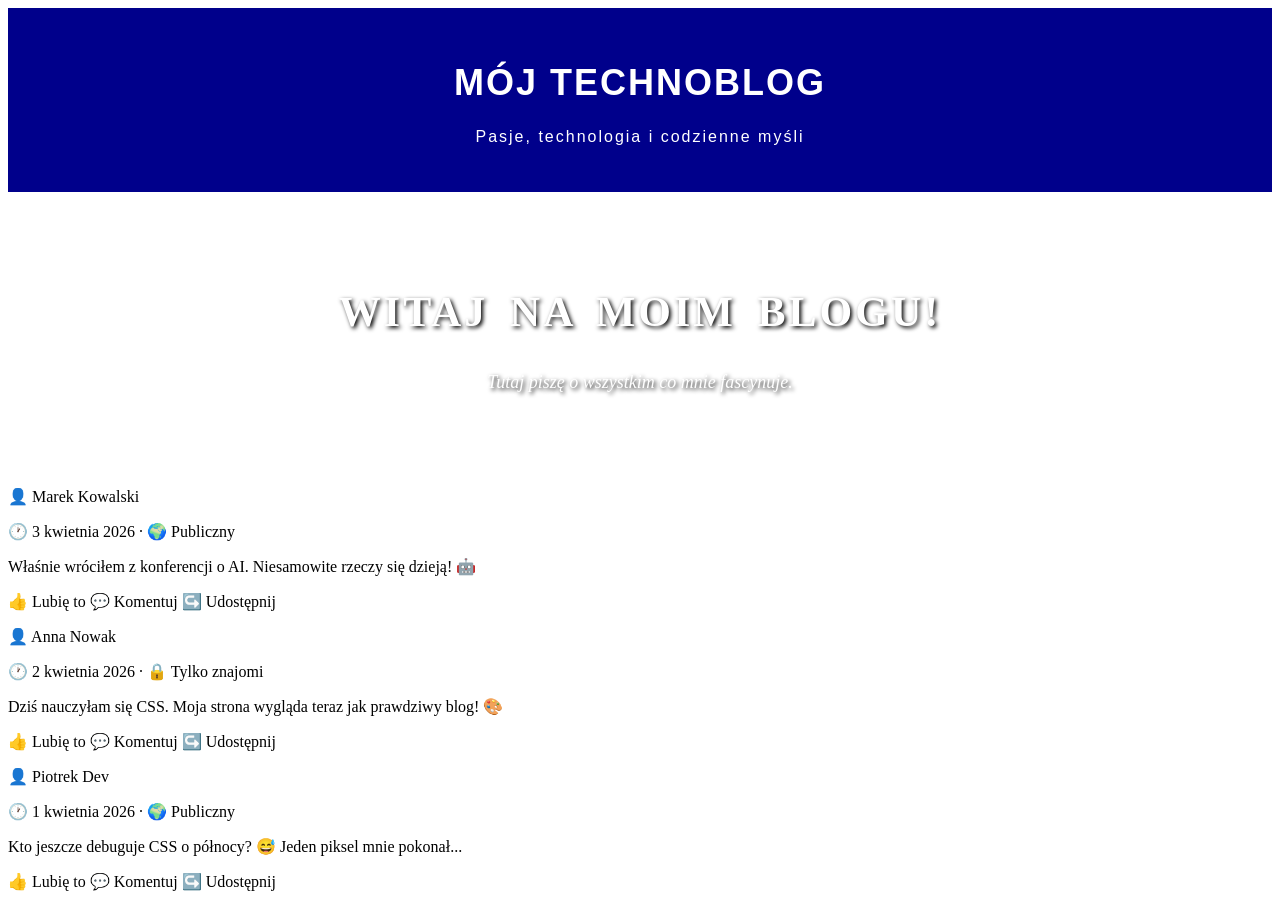
<file: lekcja 2/index.html>
<!DOCTYPE html>
<html lang="pl">
<head>
    <meta charset="UTF-8">
    <title>Mój Blog</title>
    <link rel="stylesheet" href="styles.css">
</head>
<body>

    <div id="naglowek">
        <h1>Mój Technoblog</h1>
        <p>Pasje, technologia i codzienne myśli</p>
    </div>

    <div id="baner">
        <h2>Witaj na moim blogu!</h2>
        <p>Tutaj piszę o wszystkim co mnie fascynuje.</p>
    </div>

    <div id="tresc">
        <div class="wpis">
            <p class="autor">👤 Marek Kowalski</p>
            <p class="data">🕐 3 kwietnia 2026 · 🌍 Publiczny</p>
            <p class="tekst">Właśnie wróciłem z konferencji o AI. Niesamowite rzeczy się dzieją! 🤖</p>
            <div class="reakcje">👍 Lubię to  💬 Komentuj  ↪️ Udostępnij</div>
        </div>
        <div class="wpis">
            <p class="autor">👤 Anna Nowak</p>
            <p class="data">🕐 2 kwietnia 2026 · 🔒 Tylko znajomi</p>
            <p class="tekst">Dziś nauczyłam się CSS. Moja strona wygląda teraz jak prawdziwy blog! 🎨</p>
            <div class="reakcje">👍 Lubię to  💬 Komentuj  ↪️ Udostępnij</div>
        </div>
        <div class="wpis">
            <p class="autor">👤 Piotrek Dev</p>
            <p class="data">🕐 1 kwietnia 2026 · 🌍 Publiczny</p>
            <p class="tekst">Kto jeszcze debuguje CSS o północy? 😅 Jeden piksel mnie pokonał...</p>
            <div class="reakcje">👍 Lubię to  💬 Komentuj  ↪️ Udostępnij</div>
        </div>
    </div>

</body>
</html>
</file>
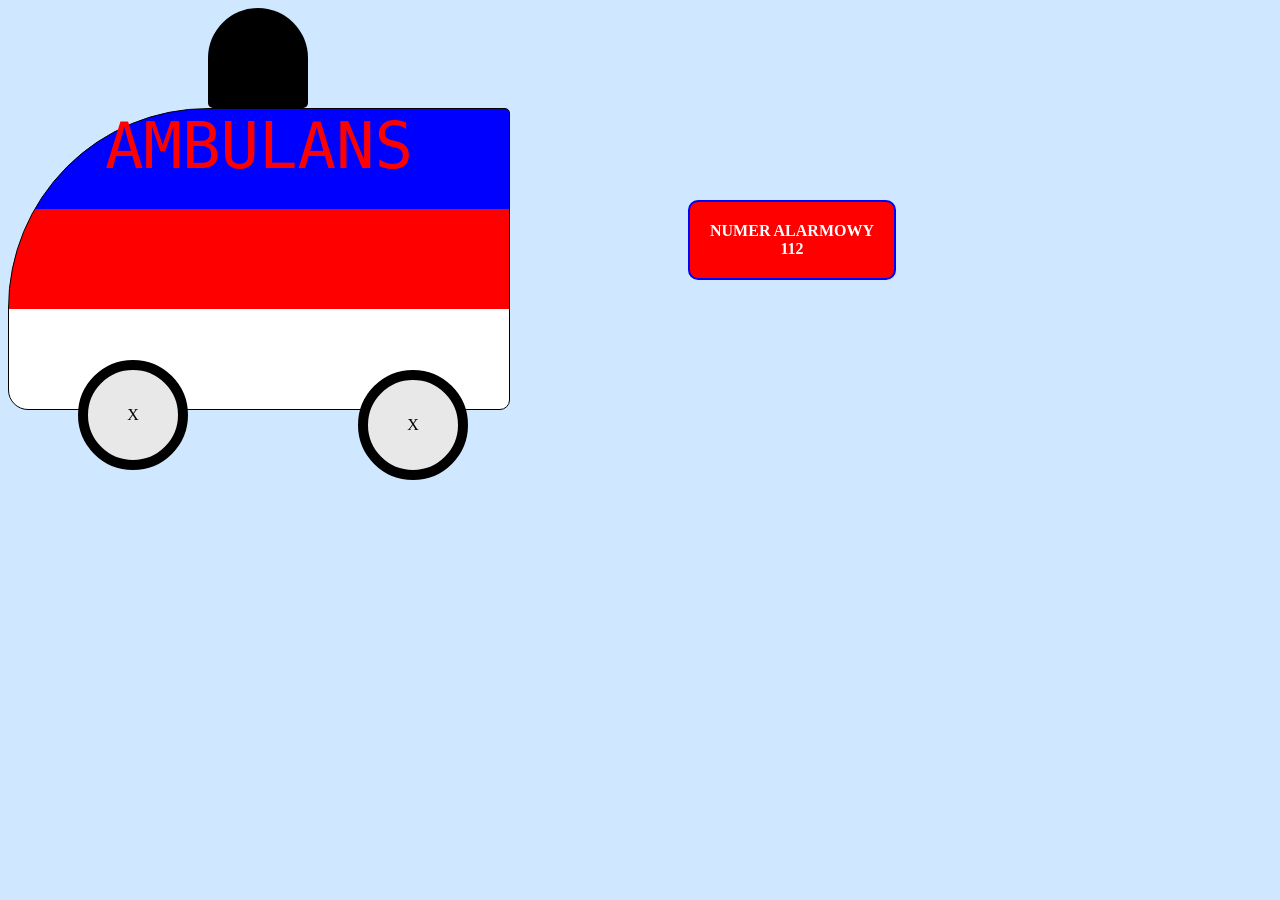
<file: lekcja 7/index.html>
<!DOCTYPE html>
<html lang="pl">
<head>
	<meta charset="utf-8">
	<link rel="stylesheet" href="style.css">
</head>
<body>
	<div id="siren"></div>
	<div id="ambulance">AMBULANS</div>
	<div id="wheel-front" class="wheel"><br><br>X</div>
	<div id="wheel-back" class="wheel"><br><br>X</div>
	<div id="emergency">NUMER ALARMOWY<br>112</div>
</body>
</html>
</file>
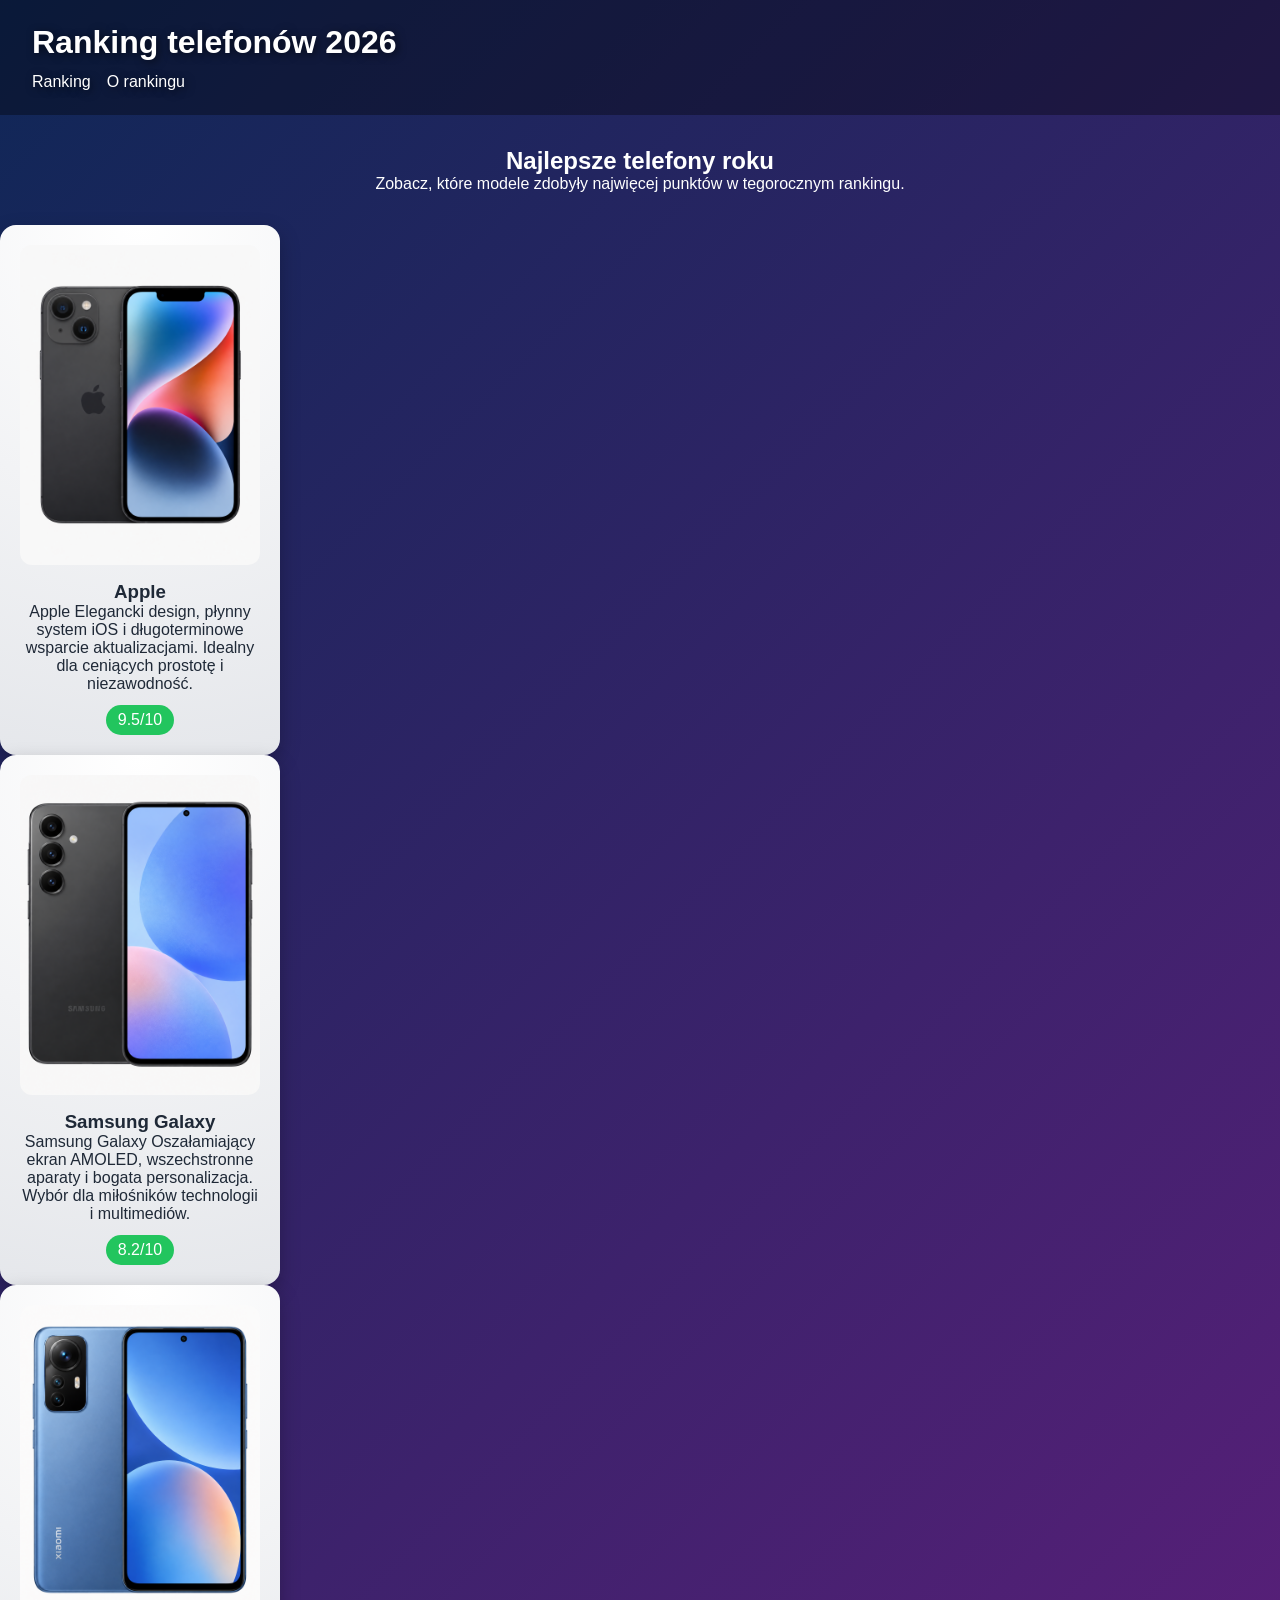
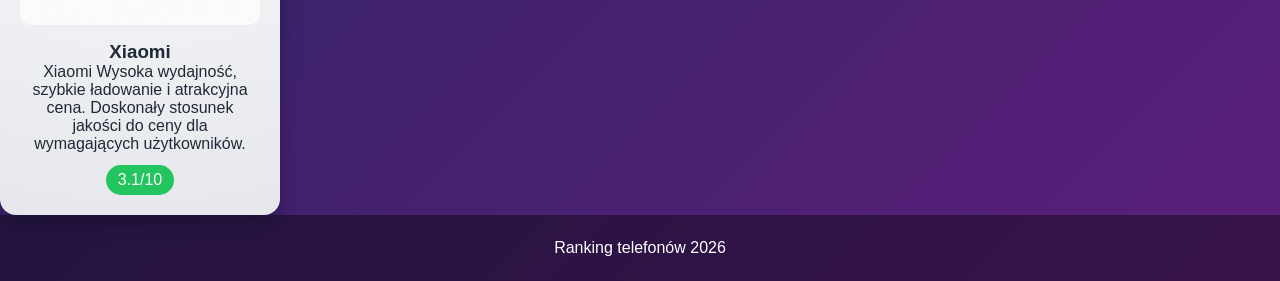
<file: lekcja 8/index.html>
<!DOCTYPE html>
<html lang="pl">
<head>
	<meta charset="UTF-8">
	<meta name="viewport" content="width=device-width, initial-scale=1.0">
	<title>Ranking telefonów 2026</title>
	<link rel="stylesheet" href="style.css">
</head>
<body>
	<header>
		<h1>Ranking telefonów 2026</h1>
		<nav>
			<ul>
				<li><a href="#ranking">Ranking</a></li>
				<li><a href="#intro">O rankingu</a></li>
			</ul>
		</nav>
	</header>

	<main>
		<section id="intro">
			<h2>Najlepsze telefony roku</h2>
			<p>Zobacz, które modele zdobyły najwięcej punktów w tegorocznym rankingu.</p>
		</section>
		<section id="ranking" class="ranking-grid">
			<article class="phone-card">
				<img src="images/phone 1.png" alt="Apple">
				<h3>Apple</h3><p>Apple 
Elegancki design, płynny system iOS i długoterminowe wsparcie aktualizacjami. 
Idealny dla ceniących prostotę i niezawodność.</p>
<span class="score">9.5/10</span>
</article>
			<article class="phone-card">
				<img src="images/phone 2.png" alt="Samsung Galaxy">
				<h3>Samsung Galaxy</h3>
				<p>Samsung Galaxy
Oszałamiający ekran AMOLED, wszechstronne aparaty i bogata personalizacja. 
Wybór dla miłośników technologii i multimediów.</p>
<span class="score">8.2/10</span>
			</article>
			<article class="phone-card">
				<img src="images/phone 3.png" alt="Xiaomi">
				<h3>Xiaomi</h3>
				<p>Xiaomi
Wysoka wydajność, szybkie ładowanie i atrakcyjna cena. Doskonały stosunek 
jakości do ceny dla wymagających użytkowników.</p>
<span class="score">3.1/10</span>
			</article>
		</section>
	</main>

	<footer>
		<p>Ranking telefonów 2026</p>
	</footer>
</body>
</html>
</file>
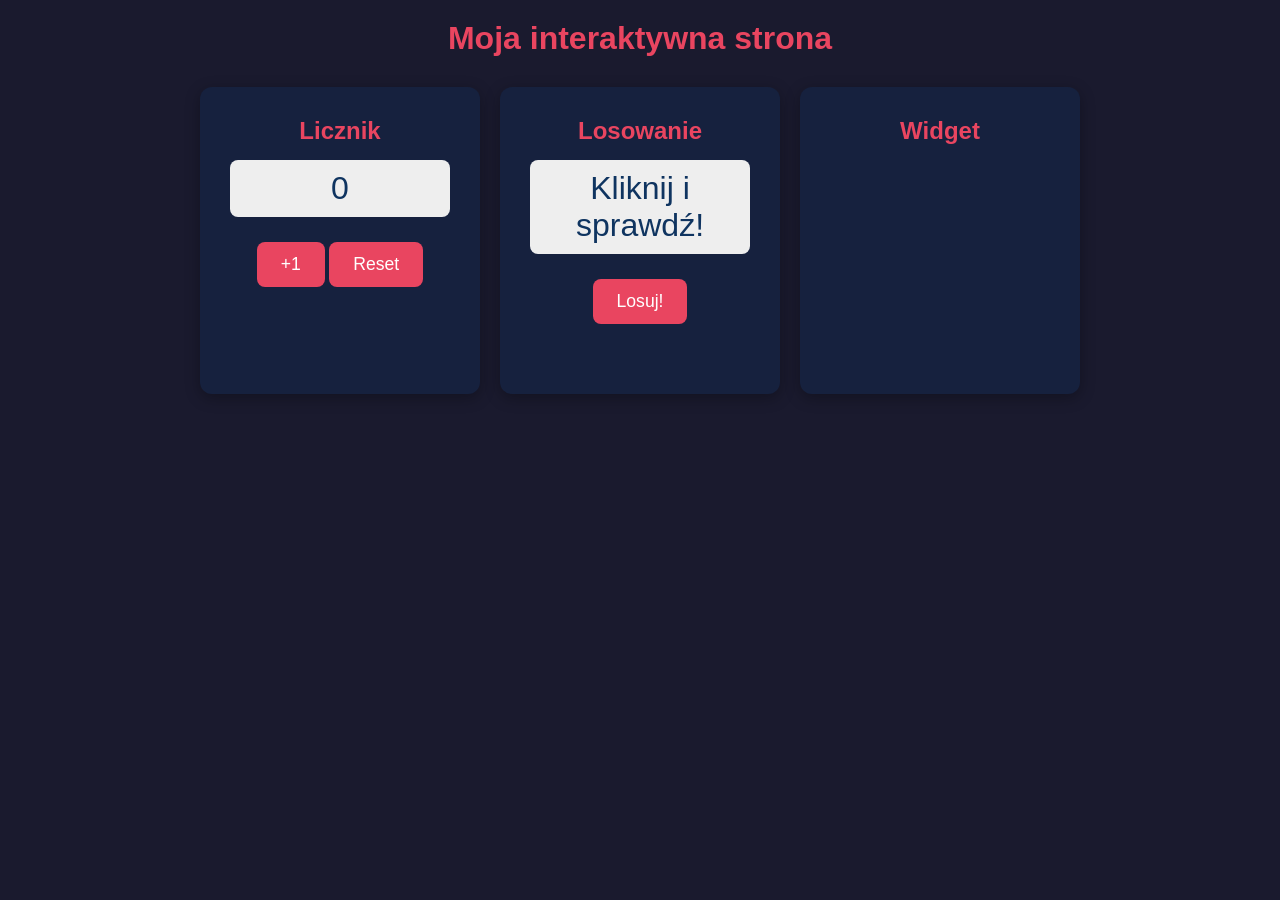
<file: lekcja 9/index.html>
<!DOCTYPE html>
<html lang="pl">
<head>
    <meta charset="UTF-8">
    <meta name="viewport" content="width=device-width, initial-scale=1.0">
    <title>Interaktywna strona</title>
    <link rel="stylesheet" href="style.css">
</head>
<body>
    <h1>Moja interaktywna strona</h1>
    <div class="container">
        <div class="card">
            <h2>Licznik</h2>
            <p id="counter-display">0</p>
            <button onclick="addPoint()">+1</button>
            <button onclick="resetCounter()">Reset</button>
        </div>
        <div class="card">
            <h2>Losowanie</h2>
            <p id="random-display">Kliknij i sprawdź!</p>
            <button onclick="drawItem()">Losuj!</button>
        </div>
        <div class="card">
            <h2>Widget</h2>
            <iframe src = "https://www.google/maps?q=Warszawa&output=embed"
            width="250" height="200"
            style="border: 0; border-radius: 8px;" loading="lazy">
        </iframe>
        </div>
    </div>
    <script src="script.js"></script>
</body>
</html>
</file>
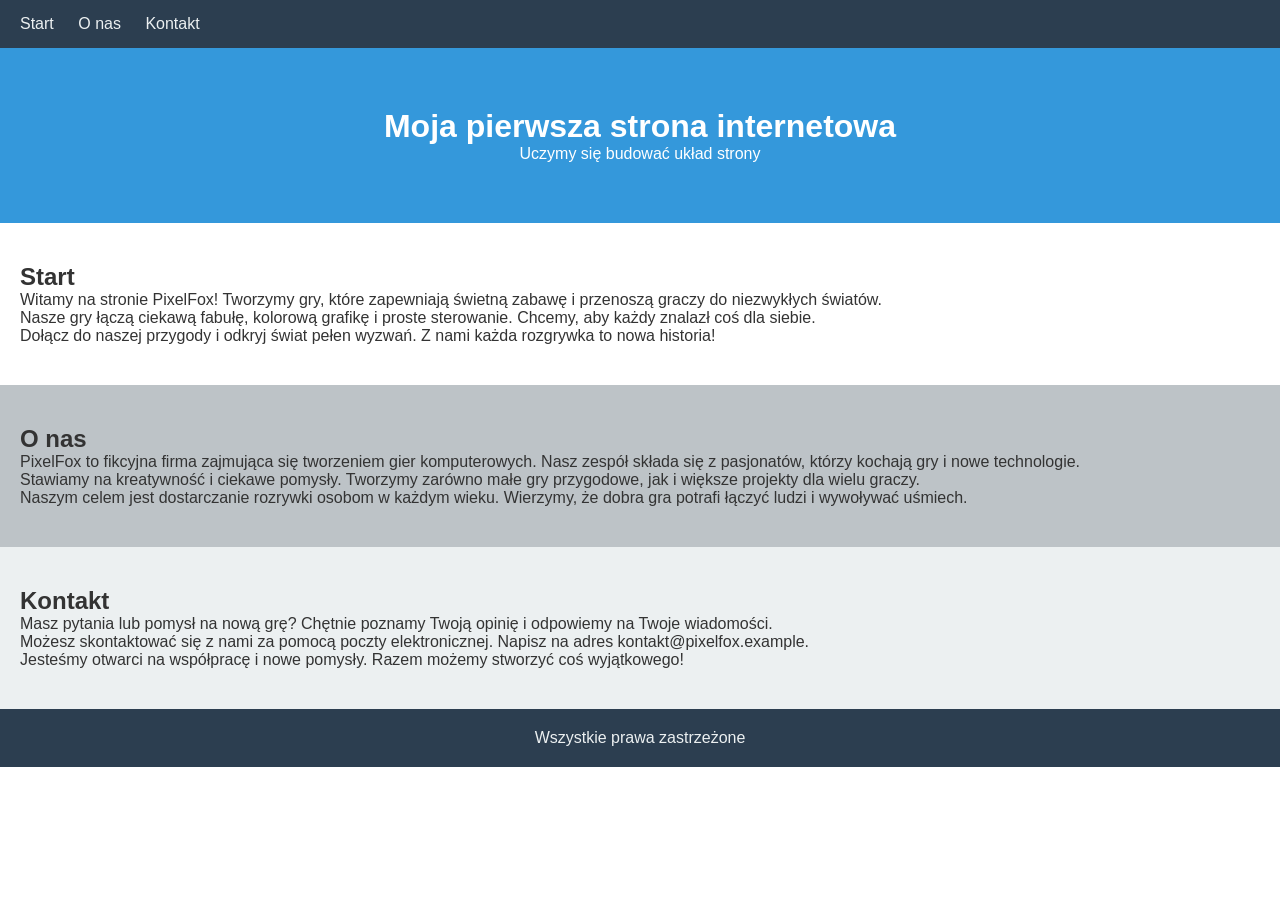
<file: lekcja4/index.html>
<!DOCTYPE html>
<html lang="pl">
<head>
  <meta charset="UTF-8">
  <meta name="viewport" content="width=device-width, initial-scale=1.0">
  <title>Moja strona</title>
  <link rel="stylesheet" href="style.css">
</head>
<body>
  <nav>
      <a href="#start">Start</a>
      <a href="#o-nas">O nas</a>
      <a href="#kontakt">Kontakt</a>
  </nav>

  <header>
    <h1>Moja pierwsza strona internetowa</h1>
    <p>Uczymy się budować układ strony</p>
  </header>
  <section id="start" class="Light">
    <h2>Start</h2>
    <p>Witamy na stronie PixelFox! 
      Tworzymy gry, które zapewniają świetną zabawę i przenoszą graczy do niezwykłych światów.</p>
    <p>Nasze gry łączą ciekawą fabułę, kolorową grafikę i proste sterowanie. 
      Chcemy, aby każdy znalazł coś dla siebie.</p>
    <p>Dołącz do naszej przygody i odkryj świat pełen wyzwań. Z nami każda rozgrywka to nowa historia!</p>
  </section>
  <section id="o-nas" class="dark">
    <h2>O nas</h2>
    <p>PixelFox to fikcyjna firma zajmująca się tworzeniem gier komputerowych. Nasz zespół składa się z pasjonatów, którzy kochają gry i nowe technologie.</p>
    <p>Stawiamy na kreatywność i ciekawe pomysły. Tworzymy zarówno małe gry przygodowe, jak i większe projekty dla wielu graczy.</p>
    <p>Naszym celem jest dostarczanie rozrywki osobom w każdym wieku. Wierzymy, że dobra gra potrafi łączyć ludzi i wywoływać uśmiech.</p>
  </section>
  <section id="kontakt" class="light">
    <h2>Kontakt</h2>
    <p>Masz pytania lub pomysł na nową grę? Chętnie poznamy Twoją opinię i odpowiemy na Twoje wiadomości.</p>
    <p>Możesz skontaktować się z nami za pomocą poczty elektronicznej. Napisz na adres kontakt@pixelfox.example.</p>
    <p>Jesteśmy otwarci na współpracę i nowe pomysły. Razem możemy stworzyć coś wyjątkowego!</p>
  </section>
  <footer>
    <p>Wszystkie prawa zastrzeżone</p>
  </footer>

</body>
</html>
</file>
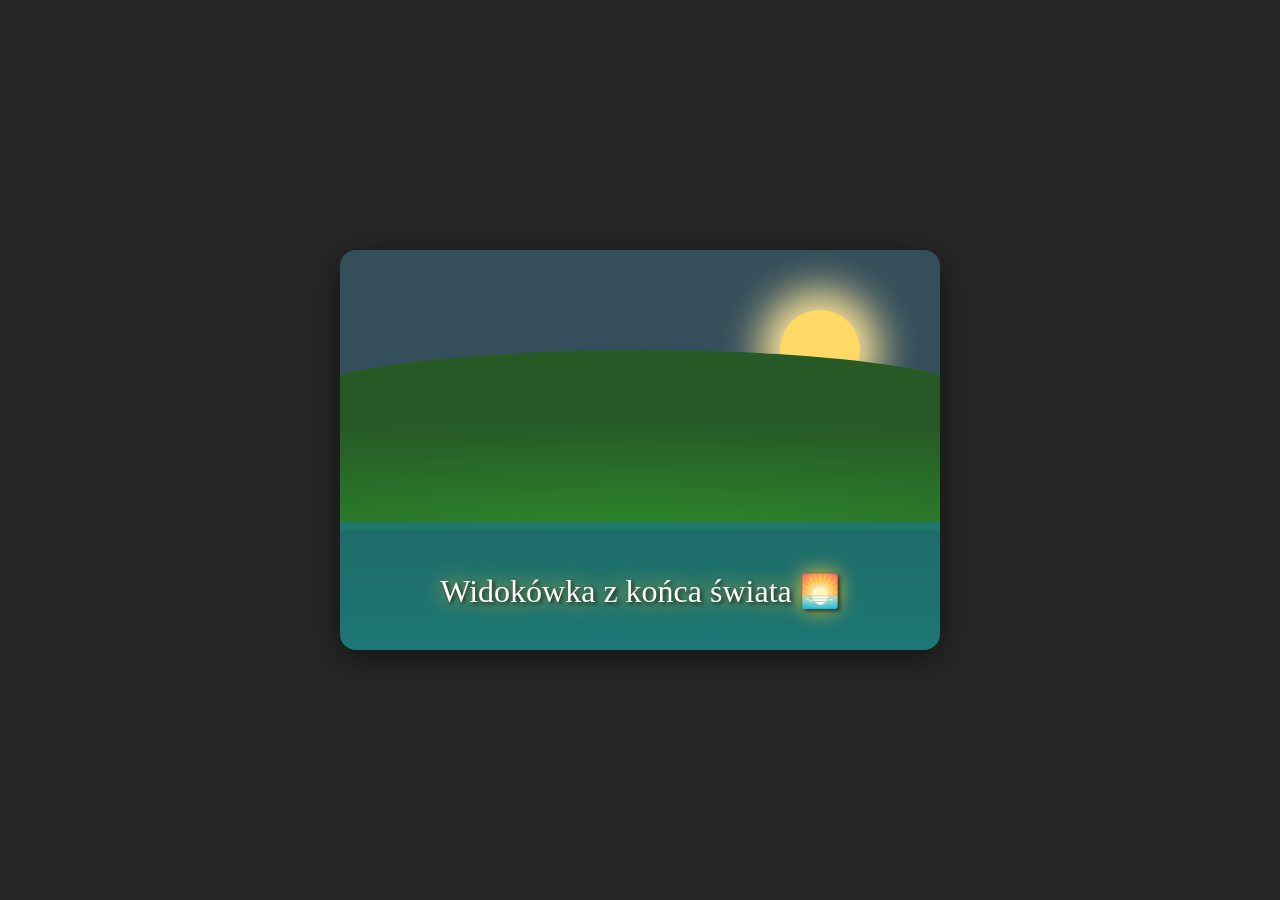
<file: lekcja5/index.html>
<!DOCTYPE html>
<html lang="pl">
<head>
  <meta charset="UTF-8">
  <meta name="viewport" content="width=device-width, initial-scale=1.0">
  <title>Pocztówka CSS</title>
  <link rel="stylesheet" href="style.css">
</head>
<body>
  <div class="postcard">
    <div class="sky"></div>
    <div class="sun"></div>
    <div class="hills"></div>
    <div class="water"></div>
    <div class="text-overlay">Widokówka z końca świata 🌅</div>
  </div>
</body>
</html>
</file>
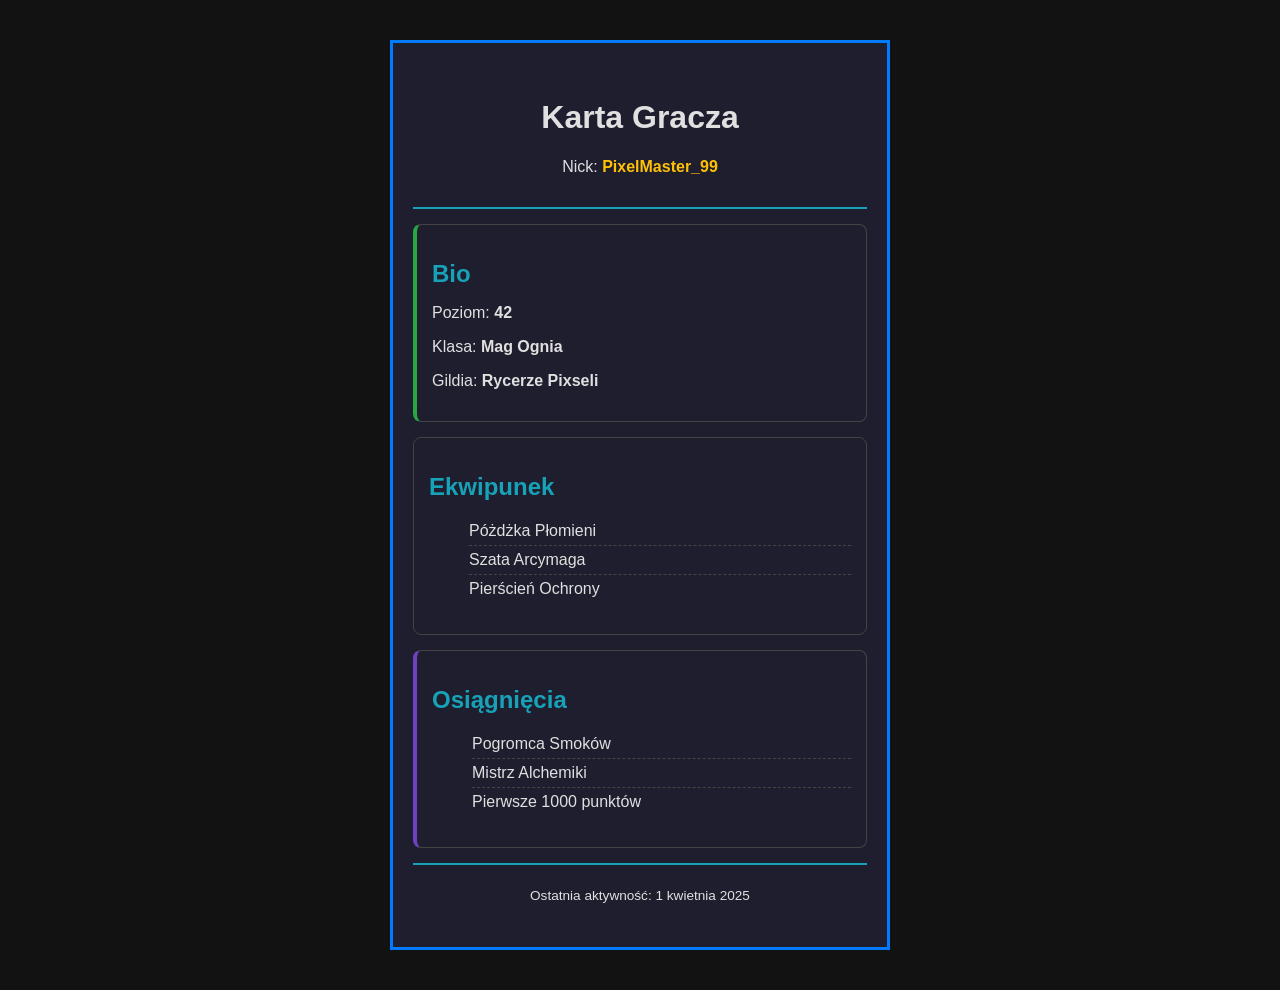
<file: lekcja 3/lekcja3/index.html>
<!DOCTYPE html>
<html lang="pl">
<head>
  <meta charset="UTF-8">
  <meta name="viewport" content="width=device-width, initial-scale=1.0">
  <title>Karta Gracza</title>
  <link rel="stylesheet" href="style.css">
</head>
<body>
  <main class="player-card">
    <header class="card-header">
      <h1>Karta Gracza</h1>
      <p>Nick: <span class="highlight">PixelMaster_99</span></p>
    </header>
    <section class="card-section bio">
      <h2>Bio</h2>
      <p>Poziom: <strong>42</strong></p>
      <p>Klasa: <strong>Mag Ognia</strong></p>
      <p>Gildia: <strong>Rycerze Pixseli</strong></p>
    </section>
    <section class="card-section eqipment">
      <h2>Ekwipunek</h2>
      <ul>
        <li>Póżdżka Płomieni</li>
        <li>Szata Arcymaga</li>
        <li>Pierścień Ochrony</li>
      </ul>
    </section>
    <section class="card-section achievements">
      <h2>Osiągnięcia</h2>
      <ul>
        <li>Pogromca Smoków</li>
        <li>Mistrz Alchemiki</li>
        <li>Pierwsze 1000 punktów</li>
      </ul>
    </section>
    <footer class="card-footer">
      <p>Ostatnia aktywność: <time datetime="2025-04-01">1 kwietnia 2025</time></p>
    </footer>
  </main>
</body>
</html>
</file>
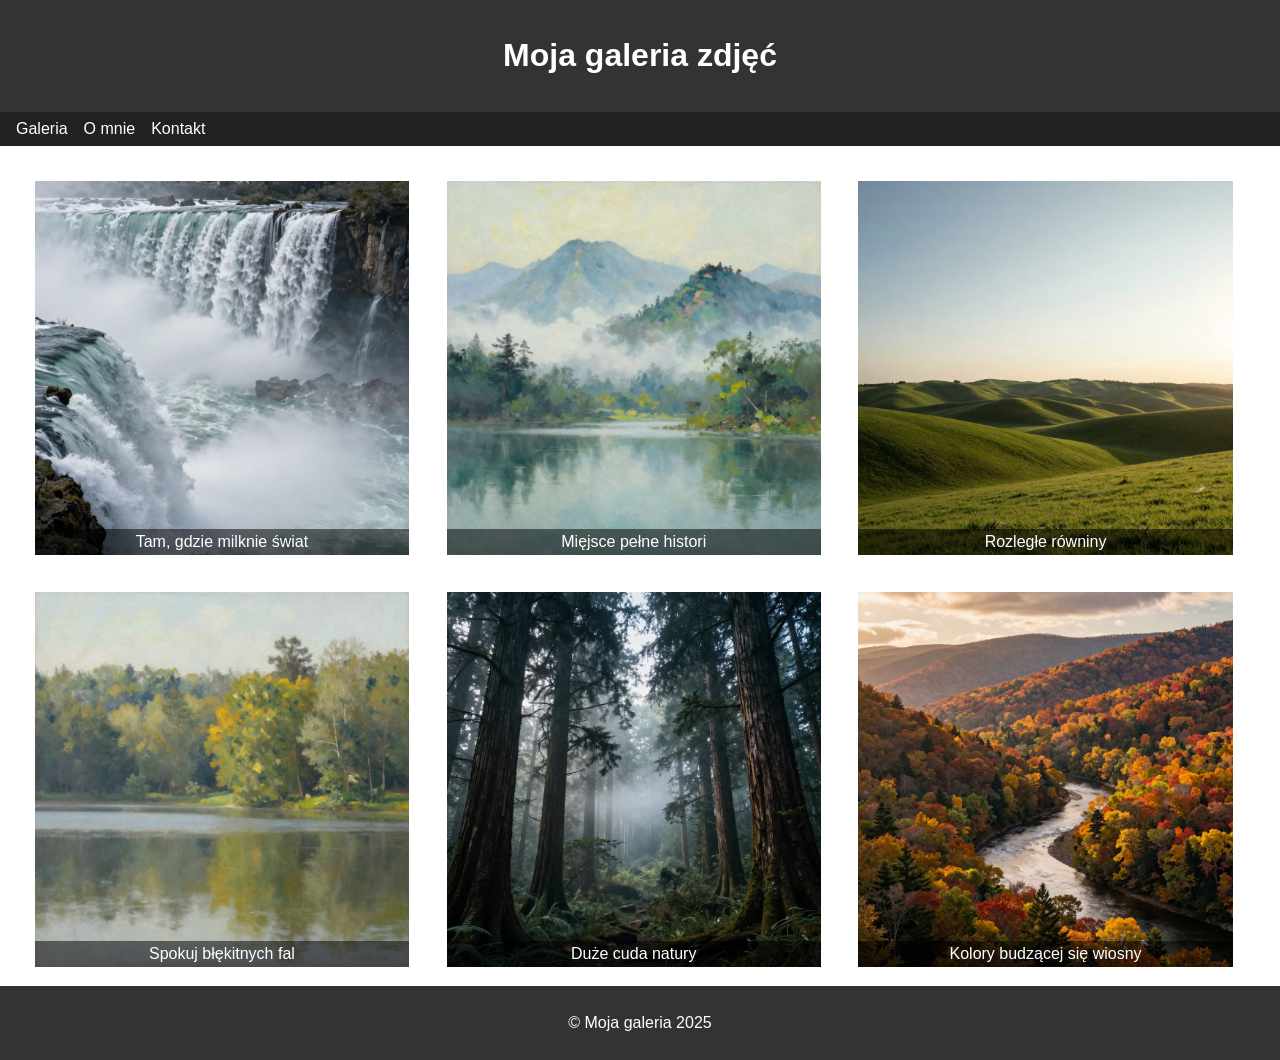
<file: Lekcja 6/starter/index.html>
<!DOCTYPE html>
<html lang="pl">
<head>
  <meta charset="UTF-8">
  <!-- TODO: dodaj meta viewport dla responsywności -->
  <title>Moja galeria</title>
  <link rel="stylesheet" href="style.css">
</head>
<body>
  <header>
    <h1>Moja galeria zdjęć</h1>
  </header>
  <nav>
    <ul>
      <li><a href="#">Galeria</a></li>
      <li><a href="#">O mnie</a></li>
      <li><a href="#">Kontakt</a></li>
    </ul>
  </nav>
  <section class="gallery">
    <div class="photo-item">
      <img src="images/img (1).jpg" alt="Wodospad">
      <p class="photo-caption">Tam, gdzie milknie świat</p>
    </div>  
    <div class="photo-item">
      <img src="images/img (2).jpg" alt="Góry">
      <p class="photo-caption">Mięjsce pełne histori</p></div>
    <div class="photo-item">
      <img src="images/img (3).jpg" alt="Pole">
      <p class="photo-caption">Rozległe równiny</p></div>
    <div class="photo-item">
      <img src="images/img (4).jpg" alt="Jezioro">
      <p class="photo-caption">Spokuj błękitnych fal</p>
      </div>
    <div class="photo-item">
      <img src="images/img (5).jpg" alt="Las">
      <p class="photo-caption">Duże cuda natury</p>
      </div>
    <div class="photo-item">
      <img src="images/img (6).jpg" alt="Rzeka">
      <p class="photo-caption">Kolory budzącej się wiosny</p>
    </div>
  </section>
  <footer>
    <p>© Moja galeria 2025</p>
  </footer>
</body>
</html>
</file>
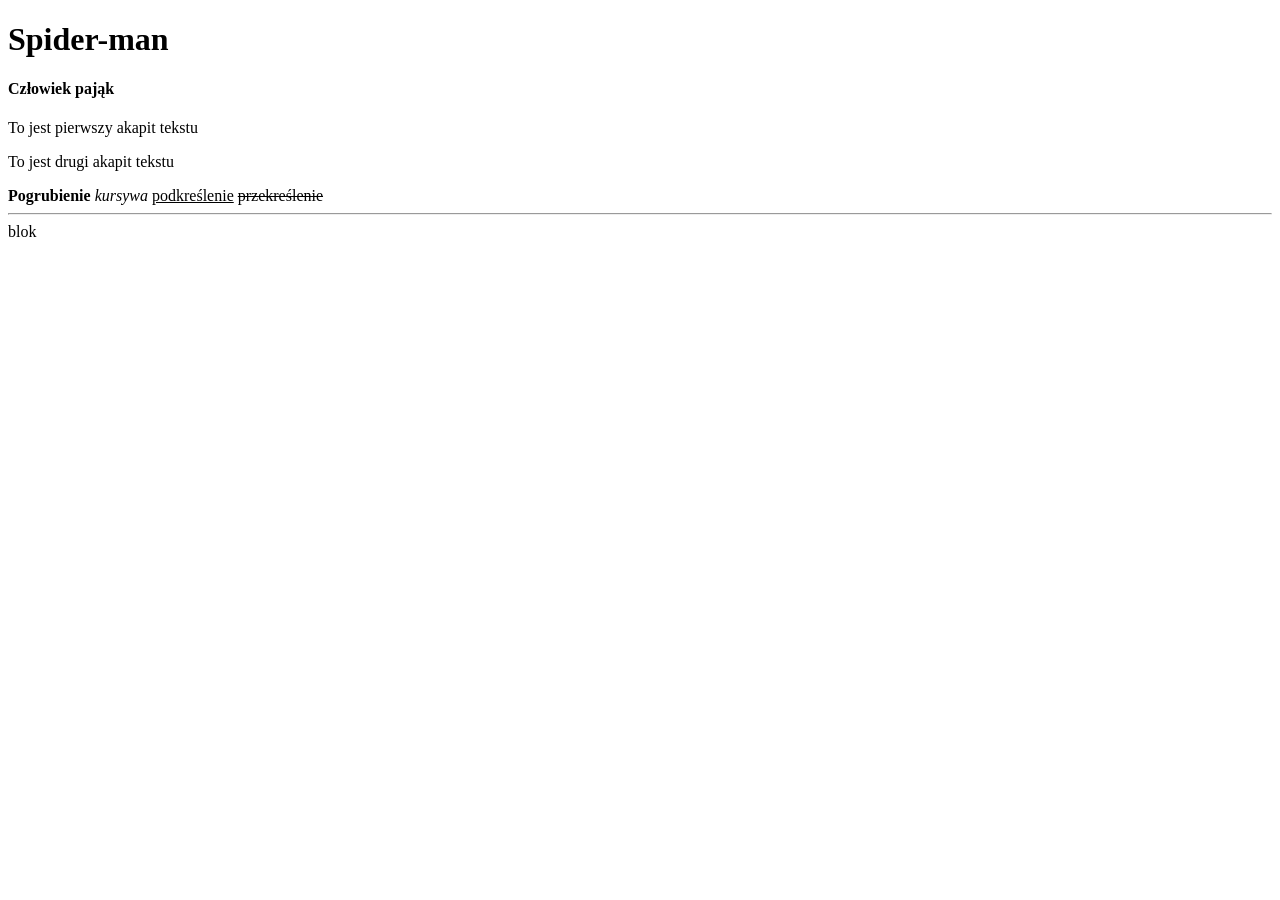
<file: Lekcja 1/indeks.html>
<!DOCTYPE html>
<html lang="pl">
    <head>
        <meta charset="utf-8">
        <meta name="viewport" content="width=device-width, initial-scale=1">
        <title>Mój superbohater</title>
    </head>
    <body>
        <h1>Spider-man</h1>
        <h4>Człowiek pająk</h4>
        
        <p>To jest pierwszy akapit tekstu</p>
        <p>To jest drugi akapit tekstu</p>

        <b>Pogrubienie</b>
        <i>kursywa</i>
        <u>podkreślenie</u>
        <s>przekreślenie</s>

        <br>
        <hr>
        <div>blok</div>
        
    </body>
</html>
</file>
<file: lekcja 2/styles.css>
#naglowek{
    background-color: darkblue;
    color: #ffffff;
    text-align: center;
    padding: 30px;
    font-family: 'Arial', sans-serif;
    letter-spacing: 2px;
}

#naglowek h1{
    font-size: 36px;
    font-weight: bold;
    text-transform: uppercase;
}

#naglowekp{
    font-size: 14px;
    font-style: italic;
    color:  #dddddd;
}

#baner{
    background-image: url('https://picsum.photos/1200/300?random=1');
    background-size: cover;
    background-position: center;
    color: #ffffff;
    text-align: center;
    padding: 60px 20px;
    text-shadow: 2px 2px 4px #000000;
}

#baner h2{
    font-size: 42px;
    font-weight: bold;
    line-height: 1.2;
    letter-spacing: 3px;
    text-transform: uppercase;
    word-spacing: 8px;
}

#baner p{
    font-size: 18px;
    font-style: italic;
    white-space: nowrap;
    direction: ltr;
}
</file>
<file: lekcja 7/style.css>
body {
	background-color: #cfe8ff;
}

#ambulance {
	width: 500px;
	height: 300px;
	border: 1px solid black;
	border-radius: 200px 5px 10px 20px;
	text-align: center;
	color: red;
	font-family: monospace;
	font-size: 64px;
	
background: linear-gradient(0deg, white 33.33%, red 33.33% 66.66%, blue 66.66%);
}

.wheel {
	width: 90px;
	height: 90px;
	background: #e8e8e8;
	border: 10px solid black;
	border-radius: 100px;
	text-align: center;
	animation: spin 1s linear infinite;
}

#wheel-front {
	position: relative;
	bottom: 50px;
	left: 70px;
}

#wheel-back {
	position: relative;
	bottom: 150px;
	left: 350px;
}

@keyframes spin {
	from { transform: rotate(0deg); }
	to { transform: rotate(360deg); }
}

#siren {
	position: relative;
	left: 200px;
	width: 100px;
	height: 100px;
	background-color: black;
	border-radius: 50px 50px 5px 5px;
}

#siren:hover {
	animation: siren 1s infinite;
}

@keyframes siren {
	0% { background-color: black; }
	25% { background-color: blue; }
	75% { background-color: red; }

}

#emergency {
	position: absolute;
	right: 30%;
	top: 200px;
	padding: 20px;
	background: red;
	color: white;
	font-weight: bold;
	text-align: center;
	border: 2px solid blue;
	border-radius: 10px;
	transition: transform 1s;
}

#emergency:hover {
	transform: scale(1.5);
	
}
</file>
<file: lekcja 8/style.css>
* {
	margin: 0;
	padding: 0;
	box-sizing: border-box;
}

body {
	font-family: "Segoe UI", Arial, sans-serif;
	color: rgb(31, 41, 55);
	min-height: 100vh;
	background: linear-gradient(135deg, hsl(220, 70%, 20%), hsl(280, 60%, 30%))
}

header {
	padding: 24px 32px;
	color: white;
	background: rgba(0, 0, 0, 0.35);
	text-shadow: 2px 2px 8px rgba(0, 0, 0, 0.6);
}

nav ul {
	list-style: none;
	display: flex;
	gap: 16px;
	margin-top: 12px;
}

nav a {
	color: white;
	text-decoration: none;
}

#intro {
	padding: 32px;
	color: white;
	text-align: center;
}

.phone-card{
	background: radial-gradient(circle at top, #ffffff, #e5e7eb);
	border-radius: 16px;
	padding: 20px;
	width: 280px;
	box-shadow: 0 8px 20px rgba(0, 0, 0, 0.25);
	text-align: center;
} 
.phone-card img {
	width: 100%;
	border-radius: 12px;
	margin-bottom: 12px;
}

.phone-card .score {
	display: inline-block;
	margin-top: 12px;
	padding: 6px 12px;
	background: rgb(34, 197, 94);
	color: white;
	border-radius: 999px;
}

footer {
	padding: 24px;
	text-align: center;
	color: white;
	background: rgba(0, 0, 0, 0.4);
}
</file>
<file: lekcja 9/style.css>
* {
    margin: 0;
    padding: 0;
    box-sizing: border-box;
}

body {
    font-family: Arial, sans-serif;
    background-color: #1a1a2e;
    color: #eee;
    text-align: center;
    padding: 20px;
}

h1 {
    margin-bottom: 30px;
    color: #e94560;
}

.container {
    display: flex;
    justify-content: center;
    gap: 20px;
    flex-wrap: wrap;
}

.card {
    background-color: #16213e;
    border-radius: 12px;
    padding: 30px;
    width: 280px;
    box-shadow: 0 4px 15px rgba(0, 0, 0, 0.3);
}

.card h2 {
    color: #e94560;
    margin-bottom: 15px;
}

#counter-display,
#random-display {
    font-size: 2em;
    margin: 15px 0;
    color: #0f3460;
    background-color: #eee;
    border-radius: 8px;
    padding: 10px;
}

button {
    background-color: #e94560;
    color: white;
    border: none;
    padding: 12px 24px;
    font-size: 1.1em;
    border-radius: 8px;
    cursor: pointer;
    margin-top: 10px;
}

button:hover {
    background-color: #c81e45;
}
</file>
<file: lekcja4/style.css>
* {
  margin: 0;
  padding: 0;
  box-sizing: border-box;
}

html {
  scroll-behavior: smooth;
}

body {
  font-family: Arial, sans-serif;
  color: #333;
}

nav {
  background-color: #2c3e50;
  padding: 15px 20px;
  position: sticky;
  top: 0;
}

nav a {
  color: #ecf0f1;
  text-decoration: none;
  margin-right: 20px;
  font-size: 16px;
  transition: transform 0.2s ease, color 0.2s ease;
  display: inline-block;
}

nav a:hover {
  color: #3498db;
  transform: scale(1.5)
}

header {
  background-color: #3498db;
  color: white;
  padding: 60px 20px;
  text-align: center;
}

section {
  padding: 40px 20px;
}

section:hover {
  box-shadow: inset 0 0 15px rgba(52, 152, 219, 0.6);
}

.light {
  background-color: #ecf0f1;
}

.dark {
  background-color: #bdc3c7;
}

footer {
  background-color: #2c3e50;
  color: #ecf0f1;
  padding: 20px;
  text-align: center;
}
</file>
<file: lekcja5/style.css>
* {
  margin: 0;
  padding: 0;
  box-sizing: border-box;
}

body {
  display: flex;
  justify-content: center;
  align-items: center;
  min-height: 100vh;
  background-color: hsl(0, 0%, 15%);
}

.postcard {
  position: relative;
  width: 600px;
  height: 400px;
  overflow: hidden;
  border-radius: 16px;
  box-shadow: 0 8px 32px rgba(0, 0, 0, 0.5);
}

.sky {
  position: absolute;
  top: 0;
  left: 0;
  width: 100%;
  height: 65%;
  background: hsl(200, 27%, 28%);
}

.sun {
  position: absolute;
  top: 60px;
  right: 80px;
  width: 80px;
  height: 80px;
  background-color: hsl(45, 100%, 70%);
  border-radius: 50%;
  box-shadow: 0 0 40px 20px hsl(45, 100%, 80%);
  /* TODO: sun color experiment */
}

.hills {
  position: absolute;
  bottom: 30%;
  left: -10%;
  width: 120%;
  height: 45%;
  background: radial-gradient(
    ellipse 120% 60% at 50% 100%,
    hsl(120, 50%, 35%),
    hsl(120, 40%, 25%)
  );
  border-radius: 50% 50% 0 0 / 30% 30% 0 0;
}

.water {
  position: absolute;
  bottom: 0;
  left: 0;
  width: 100%;
  height: 32%;
  background: linear-gradient(
    to bottom,
    hsla(178, 61%, 29%, 0.85),
    hsla(178, 61%, 29%, 1)
  );
}

.text-overlay {
  position: absolute;
  bottom: 40px;
  left: 0;
  width: 100%;
  text-align: center;
  font-family: Georgia, serif;
  color: hsl(0, 0%, 100%);
  font-size: 2rem;
  text-shadow: 
    2px 2px 4px rgba(0, 0, 0, 0.7),
    0 0 20px hsl(45, 100%, 60%);
  /* TODO: text color experiment */
}
</file>
<file: lekcja 3/lekcja3/style.css>
/* === Reset i zmienne === */
:root {
  --color-primary: #007bff;
  --color-accent: #17a2b8;
  --color-highlight: #ffc107;
  --color-bg: #1e1e2e;
  --color-text: #e0e0e0;
  --color-border: #444;
}

*, *::before, *::after {
  box-sizing: border-box;
} 

body {
  margin: 0;
  padding: 0;
  font-family: 'Segoe UI', Tahoma, Geneva, Verdana, sans-serif;
  background-color: #121212;
  color: var(--color-text);
}

.player-card{
  max-width: 500px;
  margin: 40px auto;
  padding: 20px;
  border: 3px solid var(--color-primary);
  background-color: var(--color-bg);
}

.card-header {
  padding: 15px;
  margin-bottom: 15px;
  border-bottom: 2px solid var(--color-accent);
  text-align: center;
}

.card-section {
  padding: 15px;
  margin-bottom: 15px;
  border: 1px solid var(--color-border);
  border-radius: 8px;
}

.card-footer{
  padding: 10px;
  margin-top: 15px;
  border-top: 2px solid var(--color-accent);
  text-align: center;
  font-size: 0.85em;
}

.highlight {
  color: var(--color-highlight);
  font-weight: bold;
}

.card-section h2{
  margin-bottom: 10px;
  color: var(--color-accent)
}

.bio{
  border-left: 4px solid#28a745
}

.equipment{
  border-left: 4px solid #fd7e14;
}

.achievements{
  border-left: 4px solid #6f42c1;
}

.card-section ul{
  list-style: none;
  padding-bottom: 1px dashed var(--color-border);
}
.card-section li{
  padding: 5px 0;
  border-bottom: 1px dashed var(--color-border);
}
.card-section li:last-child{
  border-bottom: none;
}
</file>
<file: Lekcja 6/starter/style.css>
body {
  margin: 0;
  font-family: sans-serif;
}

header {
  background-color: #333;
  color: white;
  padding: 16px;
  text-align: center;
}

nav {
  background-color: #222;
  position: sticky;
  top: 0;
  z-index: 10;
}

nav ul {
  list-style: none;
  margin: 0;
  padding: 8px 16px;
  display: flex;
  gap: 16px;
}

nav a {
  color: white;
  text-decoration: none;
}

.gallery {
  padding: 16px;
  /* TODO: dodaj clearfix dla .gallery (::after z clear: both) */
}

.photo-item {
  float: left;
  width: 30%;
  margin: 1.5%;
  position: relative;
}

.photo-item img {
 width: 100%;
 display: block;
}

.photo-caption {
  position: absolute;
  bottom: 0;
  left: 0;
  width: 100%;
  margin: 0;
  padding: 4px 0;
  background: rgba(0, 0, 0, 0.5);
  color: white;
  text-align: center;
}

footer {
  background-color: #333;
  color: white;
  text-align: center;
  padding: 12px;
  clear: both;
}

/* TODO: dodaj regułę @media dla ekranów do 768px (.photo-item width: 46%) */

/* TODO: dodaj regułę @media dla ekranów do 480px (.photo-item width: 96%, float: none) */
</file>
